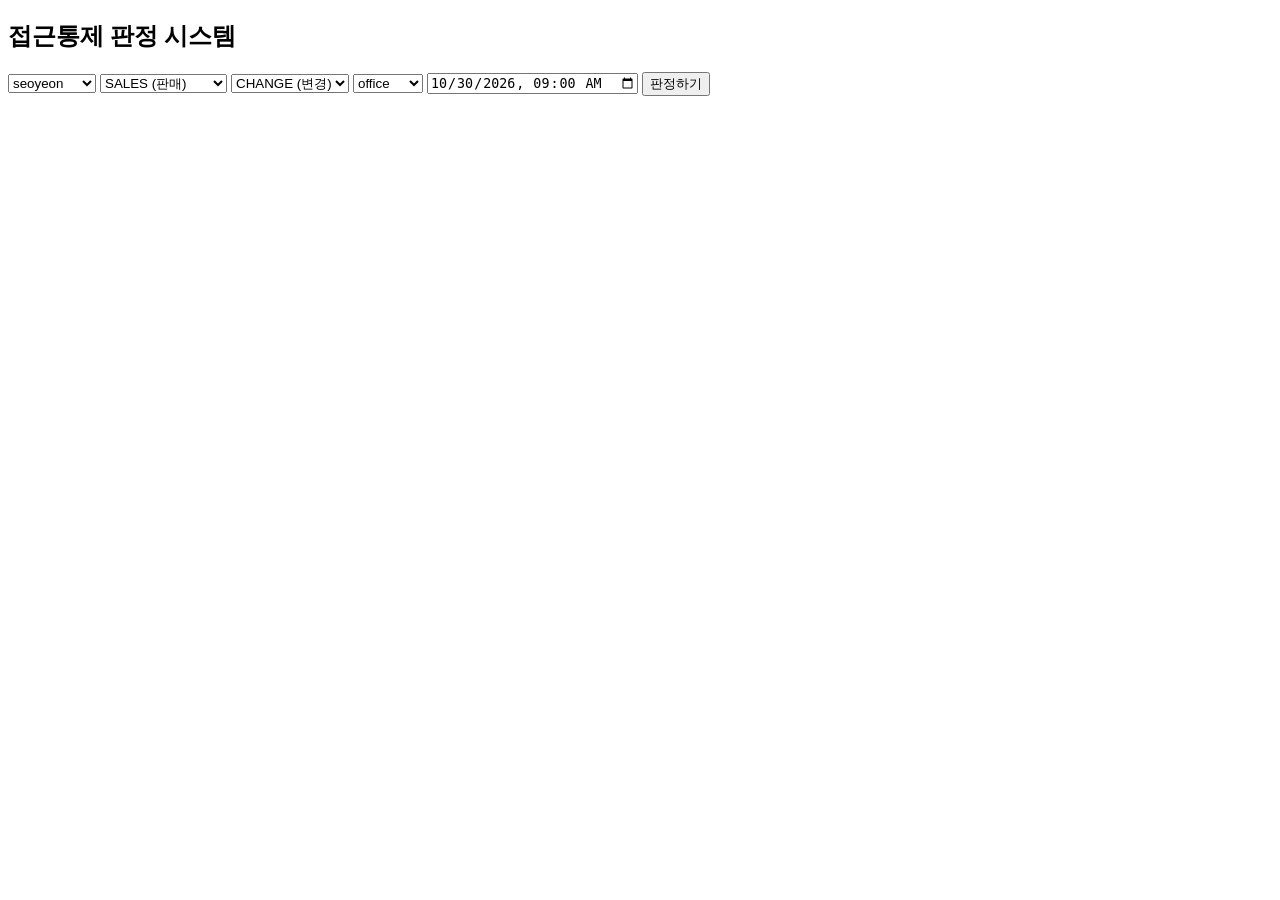
<file: access_control/templates/index.html>
<!DOCTYPE html>
<html lang="ko">
<head>
    <meta charset="UTF-8">
    <title>접근통제 시스템</title>
</head>
<body>
    <h2>접근통제 판정 시스템</h2>

    <form id="form">
        <select name="user">
            <option value="seoyeon">seoyeon</option>
            <option value="junho">junho</option>
            <option value="gaeun">gaeun</option>
            <option value="dami">dami</option>
            <option value="batch-night">batch-night</option>
            <option value="tester">tester</option>
        </select>
        <label for="resource"></label>
        <select name="resource" id="resource">
            <option value="SALES">SALES (판매)</option>
            <option value="SETTLE">SETTLE (정산)</option>
            <option value="ACCOUNT">ACCOUNT (계정)</option>
        </select>
        <label for="action"></label>
        <select name="action" id="action">
            <option value="QUERY">QUERY (조회)</option>
            <option value="CHANGE" selected>CHANGE (변경)</option>
        </select>
        <select name="network">
            <option value="office">office</option>
            <option value="vpn">vpn</option>
            <option value="external">external</option>
        </select>
        <input type="datetime-local" name="time" value="2026-10-30T09:00">
        <button type="submit">판정하기</button>
    </form>

    <h3 id="result"></h3>

    <script>
        document.getElementById("form").onsubmit = async (event) => {
            event.preventDefault();

            const params = new URLSearchParams(
                new FormData(event.target)
            );

            const response = await fetch("/check?" + params);
            const data = await response.json();

            document.getElementById("result").textContent =
                `${response.status} - ${data.allowed ? "허용" : "거부"} (${data.reason})`;
        };
    </script>
</body>
</html>
</file>
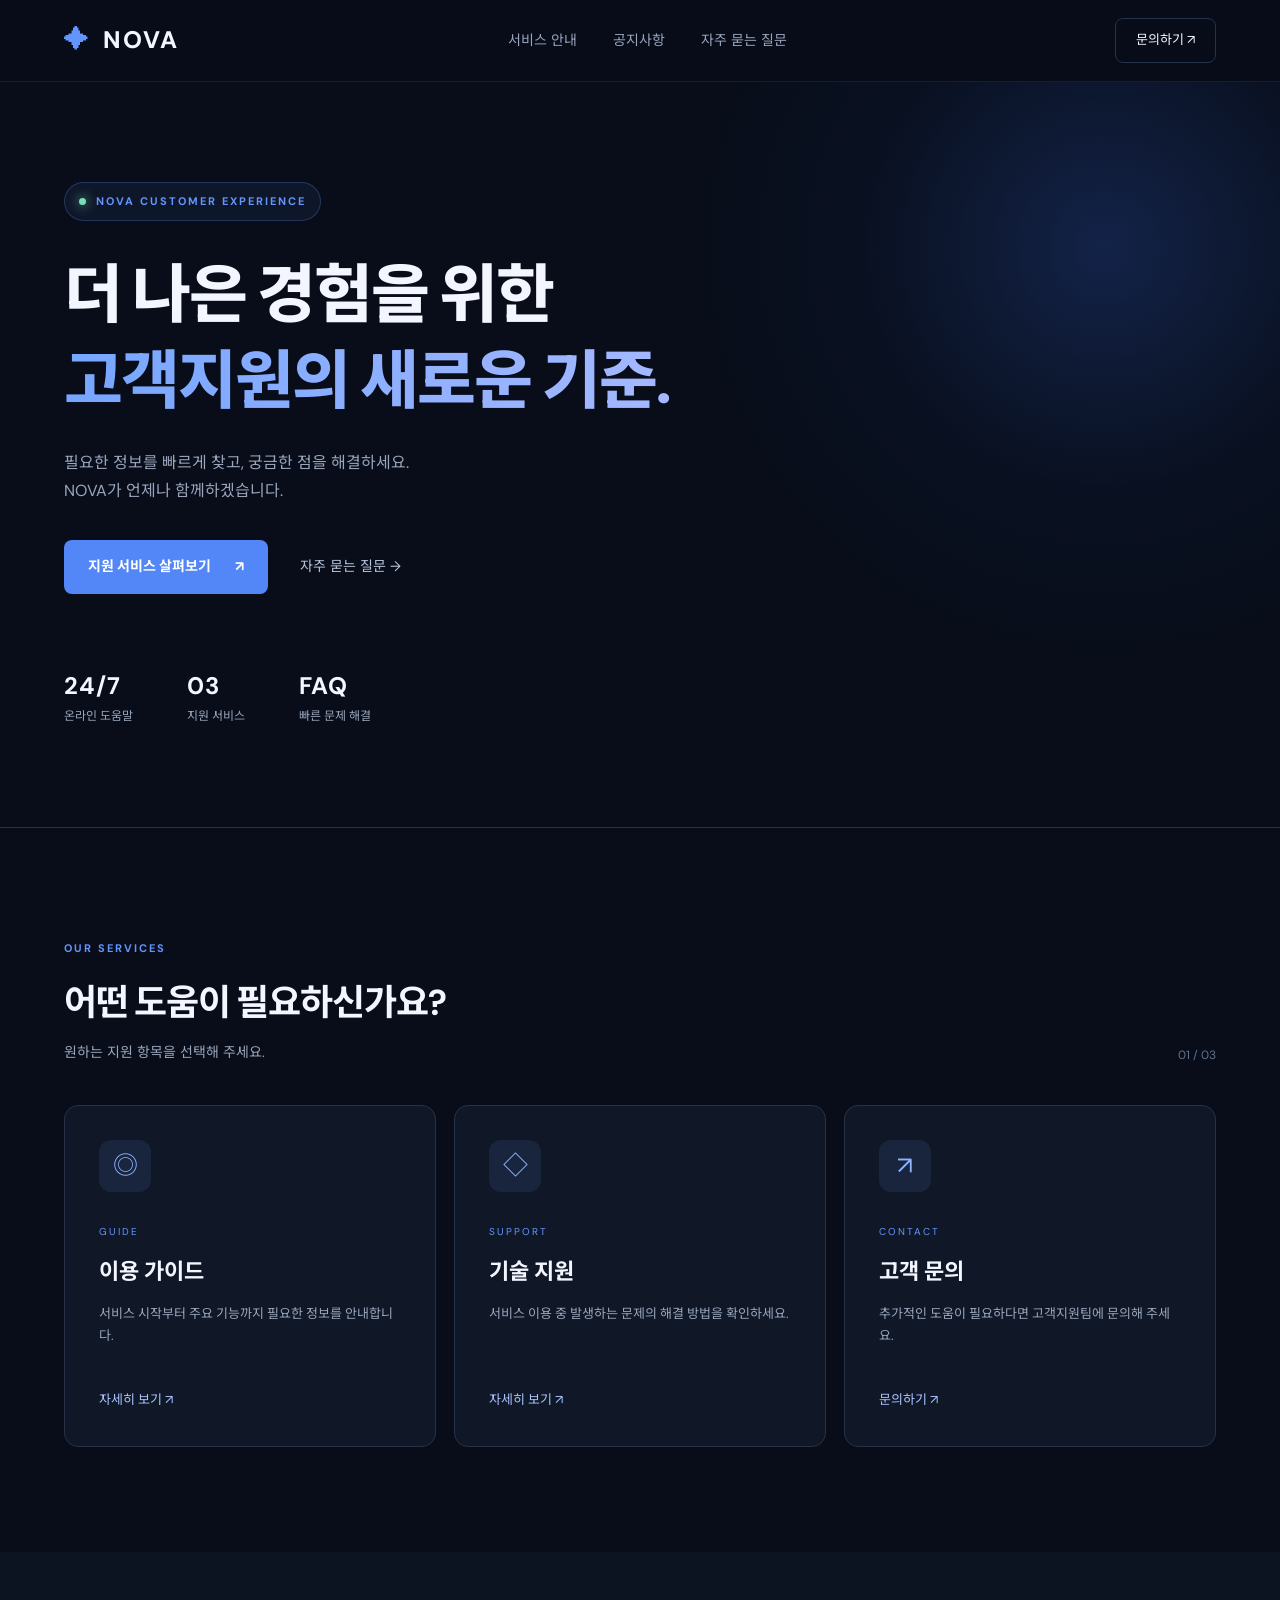
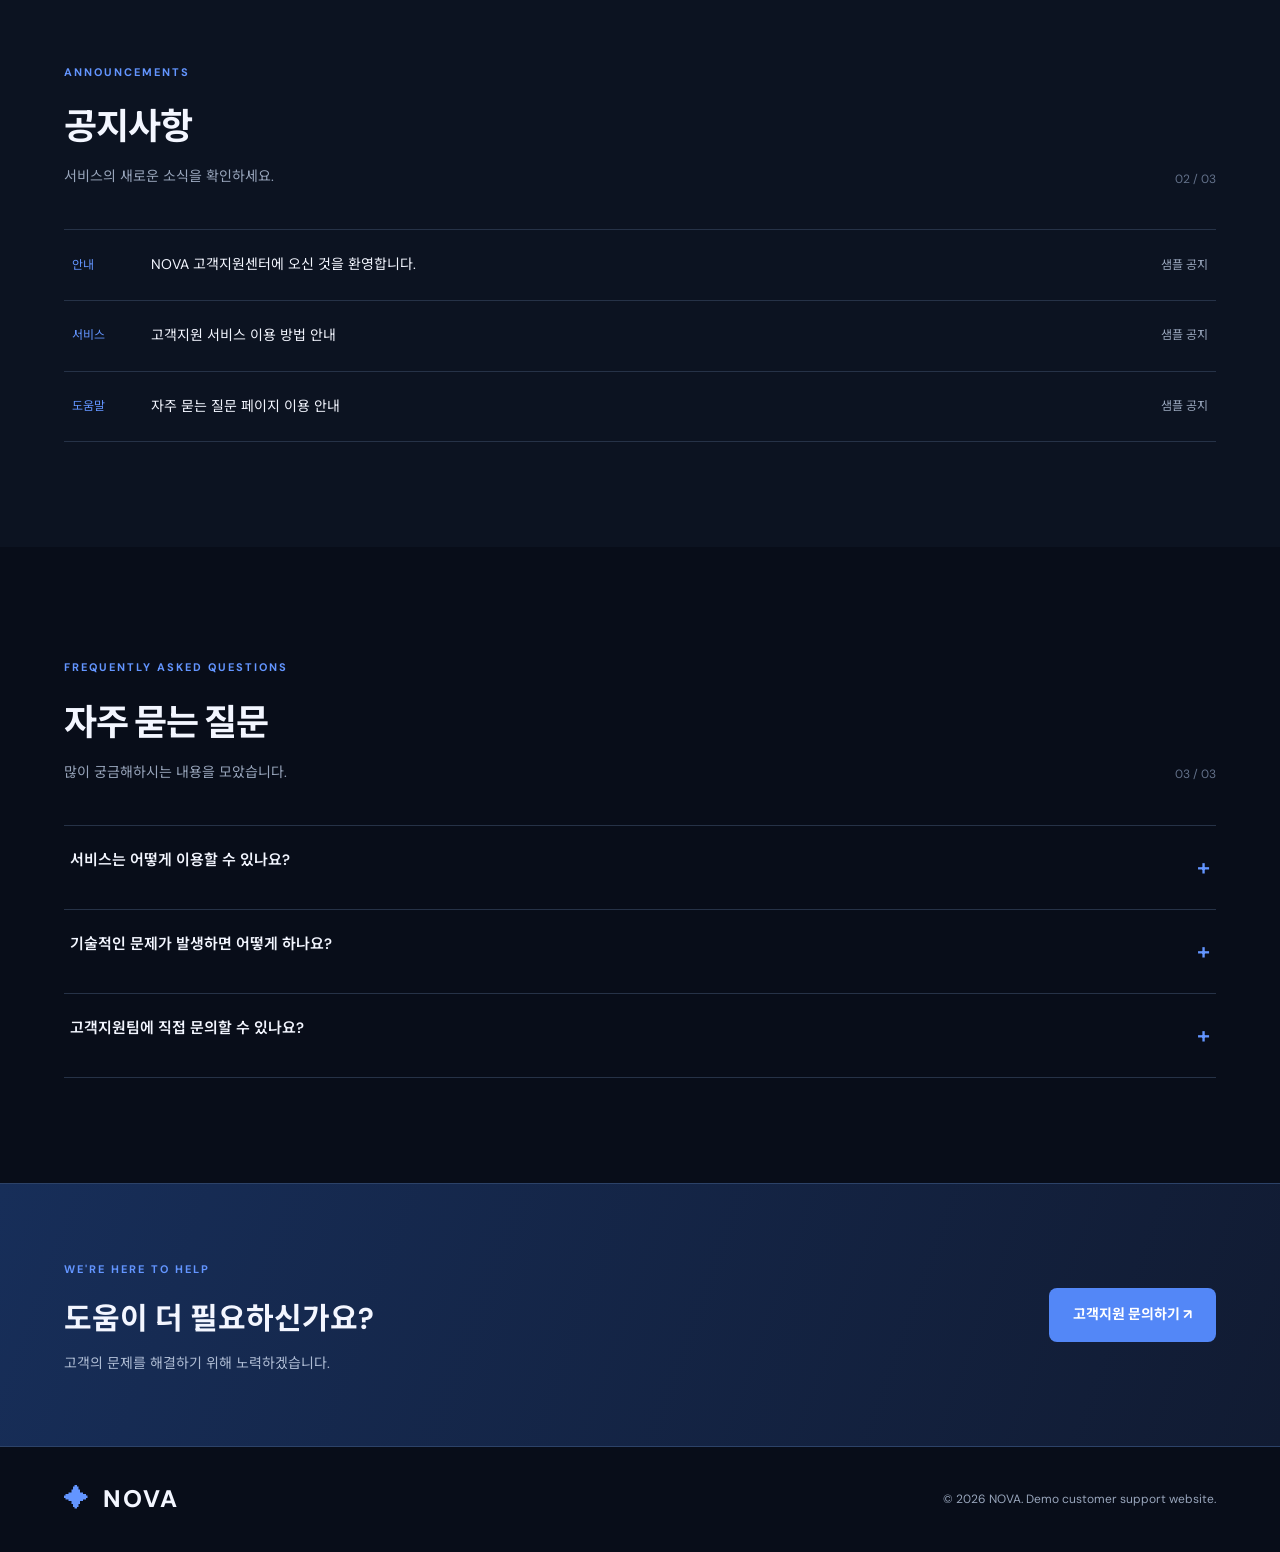
<file: network_zt/day07_docker/site-three/index.html>
<!DOCTYPE html>
<html lang="ko">
<head>
    <meta charset="UTF-8">
    <meta name="viewport" content="width=device-width, initial-scale=1.0">
    <title>NOVA | 고객지원센터</title>
    <link rel="stylesheet" href="style.css">
</head>
<body>
    <header class="header">
        <div class="container nav">
            <a href="#" class="logo">
                <span class="logo-mark">✦</span> NOVA
            </a>

            <nav class="menu" aria-label="주 메뉴">
                <a href="#services">서비스 안내</a>
                <a href="#notice">공지사항</a>
                <a href="#faq">자주 묻는 질문</a>
            </nav>

            <a href="mailto:support@example.com" class="nav-button">
                문의하기 ↗
            </a>
        </div>
    </header>

    <main>
        <section class="hero">
            <div class="hero-glow"></div>
            <div class="container hero-content">
                <span class="eyebrow">
                    <span class="status-dot"></span>
                    NOVA CUSTOMER EXPERIENCE
                </span>

                <h1>
                    더 나은 경험을 위한<br>
                    <span>고객지원의 새로운 기준.</span>
                </h1>

                <p class="hero-description">
                    필요한 정보를 빠르게 찾고, 궁금한 점을 해결하세요.<br>
                    NOVA가 언제나 함께하겠습니다.
                </p>

                <div class="hero-actions">
                    <a href="#services" class="primary-button">
                        지원 서비스 살펴보기 <span>↗</span>
                    </a>
                    <a href="#faq" class="secondary-button">
                        자주 묻는 질문 →
                    </a>
                </div>

                <div class="hero-stats">
                    <div>
                        <strong>24/7</strong>
                        <span>온라인 도움말</span>
                    </div>
                    <div>
                        <strong>03</strong>
                        <span>지원 서비스</span>
                    </div>
                    <div>
                        <strong>FAQ</strong>
                        <span>빠른 문제 해결</span>
                    </div>
                </div>
            </div>
        </section>

        <section class="section services" id="services">
            <div class="container">
                <div class="section-heading">
                    <div>
                        <span class="section-label">OUR SERVICES</span>
                        <h2>어떤 도움이 필요하신가요?</h2>
                        <p>원하는 지원 항목을 선택해 주세요.</p>
                    </div>
                    <span class="section-number">01 / 03</span>
                </div>

                <div class="card-grid">
                    <a href="#faq" class="service-card">
                        <div class="card-icon">◎</div>
                        <span class="card-tag">GUIDE</span>
                        <h3>이용 가이드</h3>
                        <p>서비스 시작부터 주요 기능까지 필요한 정보를 안내합니다.</p>
                        <span class="card-link">자세히 보기 ↗</span>
                    </a>

                    <a href="#faq" class="service-card">
                        <div class="card-icon">◇</div>
                        <span class="card-tag">SUPPORT</span>
                        <h3>기술 지원</h3>
                        <p>서비스 이용 중 발생하는 문제의 해결 방법을 확인하세요.</p>
                        <span class="card-link">자세히 보기 ↗</span>
                    </a>

                    <a href="mailto:support@example.com" class="service-card">
                        <div class="card-icon">↗</div>
                        <span class="card-tag">CONTACT</span>
                        <h3>고객 문의</h3>
                        <p>추가적인 도움이 필요하다면 고객지원팀에 문의해 주세요.</p>
                        <span class="card-link">문의하기 ↗</span>
                    </a>
                </div>
            </div>
        </section>

        <section class="section notice-section" id="notice">
            <div class="container">
                <div class="section-heading">
                    <div>
                        <span class="section-label">ANNOUNCEMENTS</span>
                        <h2>공지사항</h2>
                        <p>서비스의 새로운 소식을 확인하세요.</p>
                    </div>
                    <span class="section-number">02 / 03</span>
                </div>

                <div class="notice-list">
                    <div class="notice-item">
                        <span class="notice-badge">안내</span>
                        <div class="notice-title">NOVA 고객지원센터에 오신 것을 환영합니다.</div>
                        <span class="notice-date">샘플 공지</span>
                    </div>
                    <div class="notice-item">
                        <span class="notice-badge">서비스</span>
                        <div class="notice-title">고객지원 서비스 이용 방법 안내</div>
                        <span class="notice-date">샘플 공지</span>
                    </div>
                    <div class="notice-item">
                        <span class="notice-badge">도움말</span>
                        <div class="notice-title">자주 묻는 질문 페이지 이용 안내</div>
                        <span class="notice-date">샘플 공지</span>
                    </div>
                </div>
            </div>
        </section>

        <section class="section faq-section" id="faq">
            <div class="container">
                <div class="section-heading">
                    <div>
                        <span class="section-label">FREQUENTLY ASKED QUESTIONS</span>
                        <h2>자주 묻는 질문</h2>
                        <p>많이 궁금해하시는 내용을 모았습니다.</p>
                    </div>
                    <span class="section-number">03 / 03</span>
                </div>

                <div class="faq-list">
                    <details>
                        <summary>서비스는 어떻게 이용할 수 있나요?</summary>
                        <p>상단의 서비스 안내 메뉴에서 원하는 항목을 선택해 이용 방법을 확인할 수 있습니다.</p>
                    </details>
                    <details>
                        <summary>기술적인 문제가 발생하면 어떻게 하나요?</summary>
                        <p>기술 지원 항목에서 기본 해결 방법을 확인하거나 고객지원팀에 문의해 주세요.</p>
                    </details>
                    <details>
                        <summary>고객지원팀에 직접 문의할 수 있나요?</summary>
                        <p>문의하기 버튼을 통해 이메일 프로그램을 열 수 있습니다. 실제 운영 시에는 공식 고객지원 이메일 주소를 설정해야 합니다.</p>
                    </details>
                </div>
            </div>
        </section>

        <section class="contact-section">
            <div class="container contact-content">
                <div>
                    <span class="section-label">WE'RE HERE TO HELP</span>
                    <h2>도움이 더 필요하신가요?</h2>
                    <p>고객의 문제를 해결하기 위해 노력하겠습니다.</p>
                </div>
                <a href="mailto:support@example.com" class="primary-button">
                    고객지원 문의하기 ↗
                </a>
            </div>
        </section>
    </main>

    <footer class="footer">
        <div class="container footer-inner">
            <span class="logo"><span class="logo-mark">✦</span> NOVA</span>
            <p>© 2026 NOVA. Demo customer support website.</p>
        </div>
    </footer>
</body>
</html>
</file>
<file: network_zt/day07_docker/site-three/style.css>
@import url('https://fonts.googleapis.com/css2?family=DM+Sans:wght@400;500;600;700;800&family=Noto+Sans+KR:wght@400;500;600;700;800&display=swap');

:root {
    --bg: #080d19;
    --surface: #101827;
    --surface-hover: #172238;
    --border: #263247;
    --text: #f3f6ff;
    --muted: #98a5bb;
    --blue: #6395ff;
}

* {
    margin: 0;
    padding: 0;
    box-sizing: border-box;
}

html {
    scroll-behavior: smooth;
}

body {
    background: var(--bg);
    color: var(--text);
    font-family: 'DM Sans', 'Noto Sans KR', sans-serif;
    line-height: 1.7;
}

a {
    text-decoration: none;
    color: inherit;
}

.container {
    width: min(1160px, 90%);
    margin: 0 auto;
}

/* 상단 메뉴 */
.header {
    height: 82px;
    border-bottom: 1px solid rgba(255,255,255,.07);
    background: rgba(8,13,25,.9);
    position: sticky;
    top: 0;
    z-index: 10;
    backdrop-filter: blur(16px);
}

.nav {
    height: 100%;
    display: flex;
    justify-content: space-between;
    align-items: center;
}

.logo {
    font-size: 24px;
    font-weight: 800;
    letter-spacing: 2px;
}

.logo-mark {
    color: var(--blue);
    margin-right: 5px;
}

.menu {
    display: flex;
    gap: 36px;
    color: var(--muted);
    font-size: 14px;
}

.menu a:hover {
    color: white;
}

.nav-button {
    padding: 10px 20px;
    border: 1px solid var(--border);
    border-radius: 8px;
    font-size: 13px;
}

/* 메인 영역 */
.hero {
    min-height: 690px;
    display: flex;
    align-items: center;
    position: relative;
    overflow: hidden;
    border-bottom: 1px solid var(--border);
}

.hero-glow {
    position: absolute;
    width: 850px;
    height: 850px;
    right: -250px;
    top: -260px;
    border-radius: 50%;
    background: radial-gradient(circle,
        rgba(51,99,212,.25) 0%,
        rgba(20,49,105,.1) 40%,
        transparent 70%);
    pointer-events: none;
}

.hero-content {
    position: relative;
    padding: 100px 0;
}

.eyebrow, .section-label {
    color: var(--blue);
    font-size: 11px;
    font-weight: 700;
    letter-spacing: 2px;
}

.eyebrow {
    display: inline-flex;
    align-items: center;
    gap: 10px;
    padding: 9px 14px;
    border: 1px solid rgba(99,149,255,.25);
    border-radius: 30px;
    background: rgba(99,149,255,.07);
}

.status-dot {
    width: 7px;
    height: 7px;
    border-radius: 50%;
    background: #75dfb4;
    box-shadow: 0 0 12px #75dfb4;
}

h1 {
    font-size: clamp(36px, 5vw, 64px);
    line-height: 1.35;
    letter-spacing: -2px;
    margin-top: 32px;
    font-weight: 800;
}

h1 span {
    background: linear-gradient(90deg, #76a6ff, #a4b8ff);
    background-clip: text;
    -webkit-background-clip: text;
    -webkit-text-fill-color: transparent;
}

.hero-description {
    color: var(--muted);
    font-size: 16px;
    margin-top: 24px;
}

.hero-actions {
    display: flex;
    gap: 14px;
    align-items: center;
    margin-top: 36px;
}

.primary-button {
    display: inline-flex;
    align-items: center;
    gap: 24px;
    padding: 15px 24px;
    border-radius: 8px;
    background: #5387f7;
    color: white;
    font-size: 14px;
    font-weight: 700;
    transition: .2s;
}

.primary-button:hover {
    background: #79a4ff;
    transform: translateY(-2px);
}

.secondary-button {
    padding: 15px 18px;
    color: #b6c4db;
    font-size: 14px;
}

.hero-stats {
    display: flex;
    gap: 54px;
    margin-top: 72px;
}

.hero-stats div {
    display: flex;
    flex-direction: column;
}

.hero-stats strong {
    font-size: 24px;
    letter-spacing: 1px;
}

.hero-stats span {
    color: var(--muted);
    font-size: 12px;
}

/* 공통 섹션 */
.section {
    padding: 105px 0;
}

.section-heading {
    display: flex;
    justify-content: space-between;
    align-items: end;
    margin-bottom: 40px;
}

.section-heading h2 {
    font-size: clamp(25px, 3vw, 36px);
    letter-spacing: -1px;
    margin-top: 12px;
}

.section-heading p {
    color: var(--muted);
    margin-top: 8px;
    font-size: 14px;
}

.section-number {
    color: #63718a;
    font-size: 12px;
}

/* 서비스 카드 */
.card-grid {
    display: grid;
    grid-template-columns: repeat(3, 1fr);
    gap: 18px;
}

.service-card {
    background: var(--surface);
    border: 1px solid var(--border);
    padding: 34px;
    border-radius: 14px;
    min-height: 310px;
    transition: .25s;
}

.service-card:hover {
    background: var(--surface-hover);
    border-color: #5073b6;
    transform: translateY(-5px);
}

.card-icon {
    width: 52px;
    height: 52px;
    display: flex;
    align-items: center;
    justify-content: center;
    background: rgba(99,149,255,.1);
    color: #8db2ff;
    border-radius: 12px;
    font-size: 25px;
    margin-bottom: 24px;
}

.card-tag {
    color: var(--blue);
    font-size: 10px;
    letter-spacing: 2px;
}

.service-card h3 {
    font-size: 22px;
    margin-top: 10px;
}

.service-card p {
    color: var(--muted);
    font-size: 13px;
    margin-top: 12px;
    min-height: 66px;
}

.card-link {
    display: inline-block;
    color: #a9c3ff;
    font-size: 13px;
    margin-top: 20px;
}

/* 공지사항 */
.notice-section {
    background: #0c1321;
}

.notice-list {
    border-top: 1px solid var(--border);
}

.notice-item {
    display: flex;
    align-items: center;
    gap: 24px;
    padding: 23px 8px;
    border-bottom: 1px solid var(--border);
}

.notice-badge {
    color: var(--blue);
    font-size: 12px;
    min-width: 55px;
}

.notice-title {
    flex: 1;
    font-size: 14px;
}

.notice-date {
    color: var(--muted);
    font-size: 12px;
}

/* FAQ */
.faq-list {
    border-top: 1px solid var(--border);
}

.faq-list details {
    border-bottom: 1px solid var(--border);
    padding: 22px 6px;
}

.faq-list summary {
    cursor: pointer;
    font-size: 15px;
    font-weight: 600;
    list-style: none;
    display: flex;
    justify-content: space-between;
    gap: 15px;
}

.faq-list summary::-webkit-details-marker {
    display: none;
}

.faq-list summary::after {
    content: '+';
    color: var(--blue);
    font-size: 23px;
}

.faq-list details[open] summary::after {
    content: '−';
}

.faq-list details p {
    color: var(--muted);
    font-size: 14px;
    margin-top: 16px;
    max-width: 760px;
}

/* 하단 문의 영역 */
.contact-section {
    padding: 70px 0;
    background: linear-gradient(110deg, #172e59, #111b32);
    border-top: 1px solid #2c4268;
    border-bottom: 1px solid #2c4268;
}

.contact-content {
    display: flex;
    justify-content: space-between;
    align-items: center;
    gap: 25px;
}

.contact-content h2 {
    font-size: 30px;
    margin-top: 12px;
}

.contact-content p {
    color: #aebcd4;
    margin-top: 8px;
    font-size: 14px;
}

.footer {
    padding: 32px 0;
}

.footer-inner {
    display: flex;
    justify-content: space-between;
    align-items: center;
}

.footer p {
    color: var(--muted);
    font-size: 12px;
}

/* 모바일 화면 */
@media (max-width: 768px) {
    .header {
        height: 70px;
    }

    .menu {
        display: none;
    }

    .hero {
        min-height: 600px;
    }

    .hero-content {
        padding: 75px 0;
    }

    h1 {
        letter-spacing: -1px;
    }

    .hero-description br {
        display: none;
    }

    .hero-actions {
        flex-wrap: wrap;
    }

    .hero-stats {
        gap: 24px;
        flex-wrap: wrap;
        margin-top: 55px;
    }

    .section {
        padding: 70px 0;
    }

    .card-grid {
        grid-template-columns: 1fr;
    }

    .service-card {
        min-height: auto;
    }

    .notice-item {
        gap: 12px;
        flex-wrap: wrap;
    }

    .notice-date {
        width: 100%;
        padding-left: 67px;
    }

    .contact-content {
        align-items: flex-start;
        flex-direction: column;
    }

    .footer-inner {
        align-items: flex-start;
        flex-direction: column;
        gap: 12px;
    }
}
</file>
